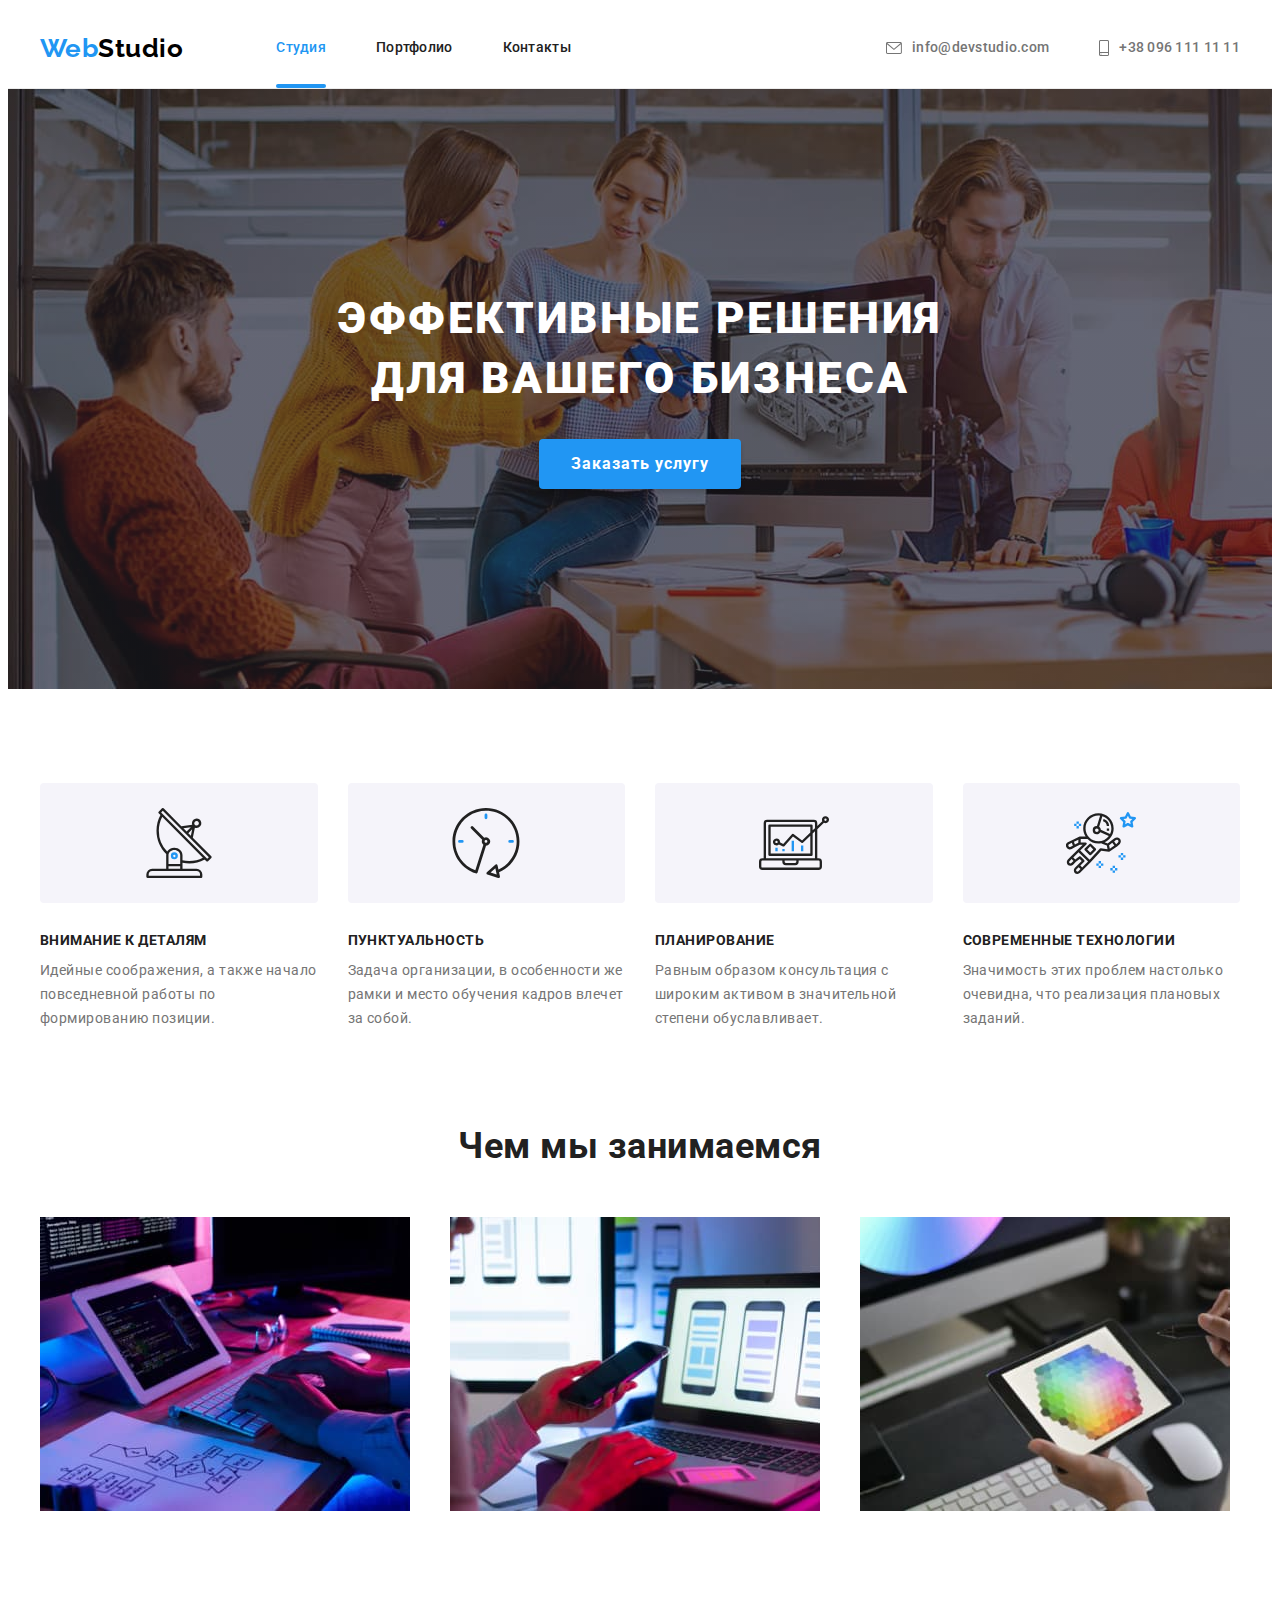
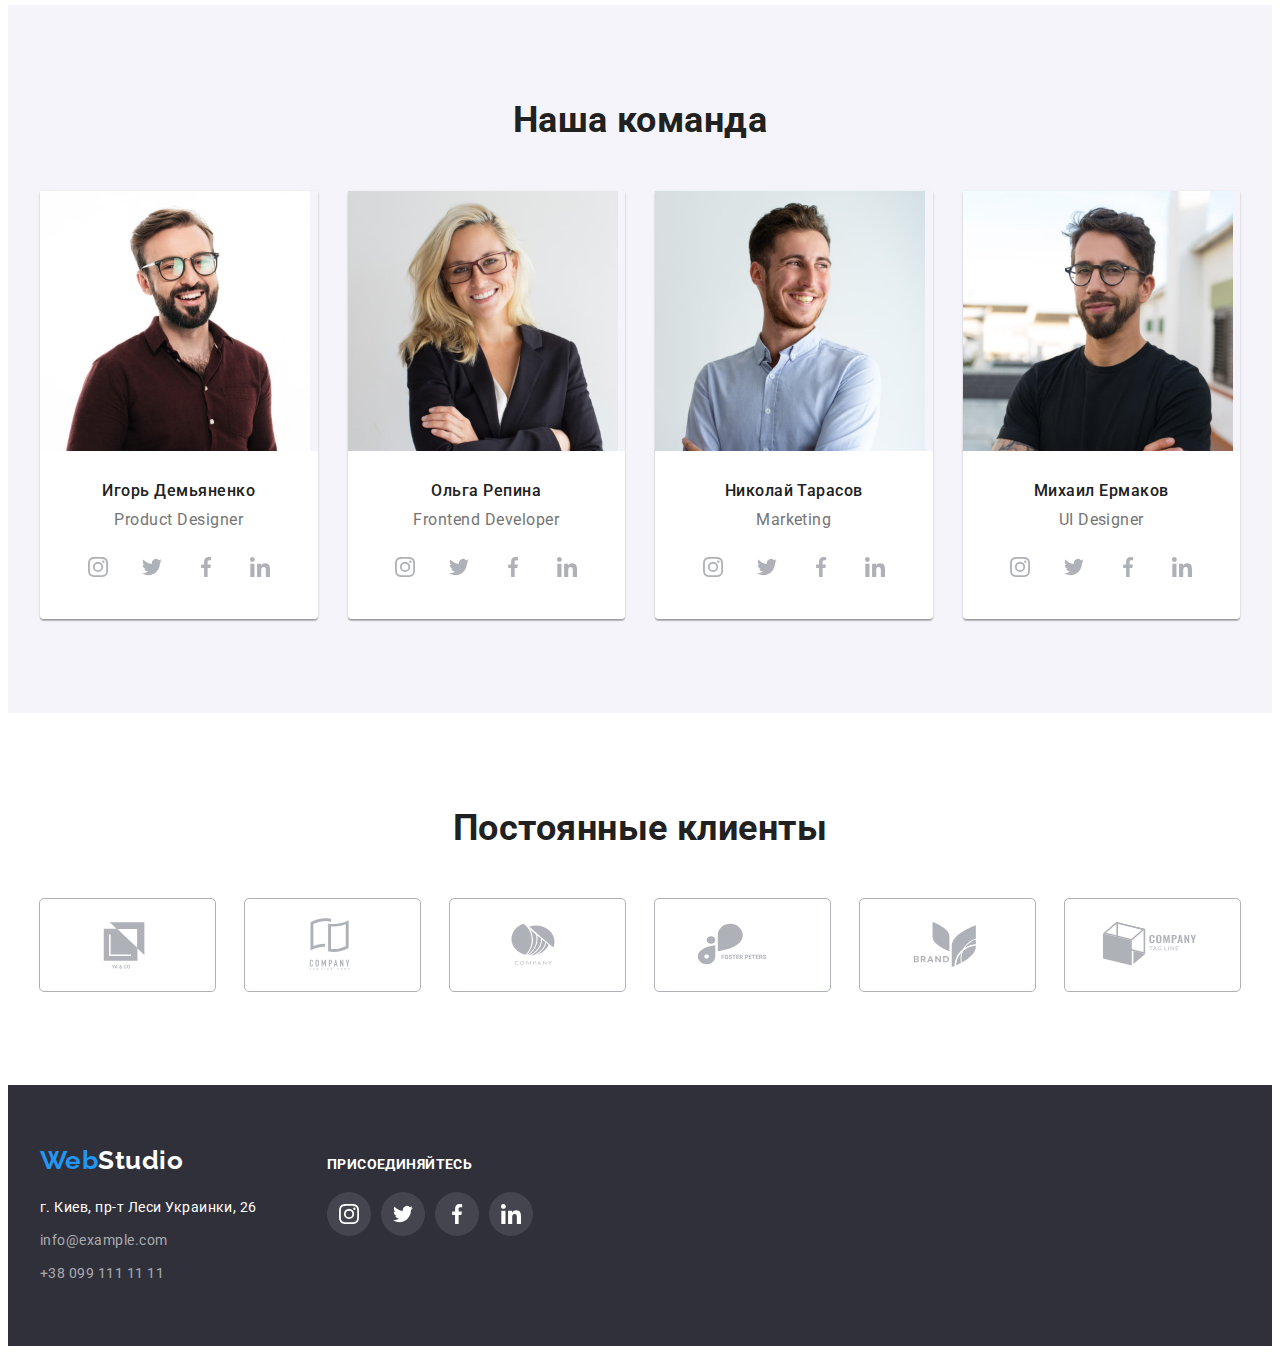
<file: index.html>
<!DOCTYPE html>
<html lang="ru">

<head>
    <meta charset="UTF-8">
    <meta http-equiv="X-UA-Compatible" content="IE=edge">
    <meta name="viewport" content="width=device-width, initial-scale=1.0">
    <link rel="preconnect" href="https://fonts.googleapis.com">
    <link rel="preconnect" href="https://fonts.gstatic.com" crossorigin>
    <link
        href="https://fonts.googleapis.com/css2?family=Raleway:wght@700&family=Roboto:wght@400;500;700;900&display=swap"
        rel="stylesheet">
    <link rel="stylesheet" href="https://cdnjs.cloudflare.com/ajax/libs/modern-normalize/1.1.0/modern-normalize.min.css"
        integrity="sha512-wpPYUAdjBVSE4KJnH1VR1HeZfpl1ub8YT/NKx4PuQ5NmX2tKuGu6U/JRp5y+Y8XG2tV+wKQpNHVUX03MfMFn9Q=="
        crossorigin="anonymous" referrerpolicy="no-referrer" />
    <link rel="stylesheet" href="./css/styles.css">
    <title>WebStudio</title>
</head>

<body>

    <!-- Шапка сайту -->
    <header class="main-header">
        <div class="container nav-header">
            <nav class="main-nav">
                <a href="./" lang="en" class="logo decoration margin-logo"><span class="accent">Web</span>Studio</a>
                <ul class="site-nav list">
                    <li class="item"><a href="./index.html" class="link current decoration">Студия</a></li>
                    <li class="item"><a href="./portfolio.html" class="link decoration">Портфолио</a></li>
                    <li class="item"><a href="" class="link decoration">Контакты</a></li>
                </ul>
            </nav>
            <ul class="contact-nav list">
                <li class="item">
                    <a href="mailto:info@devstudio.com" class="link decoration">
                        <svg width="16" height="12" class="contact-icon">
                            <use href="./images/icons.svg#envelope"></use>
                        </svg>
                        info@devstudio.com
                    </a>
                </li>
                <li class="item">
                    <a href="tel:+380961111111" class="link decoration">
                        <svg width="10" height="16" class="contact-icon">
                            <use href="./images/icons.svg#smartphone"></use>
                        </svg>
                        +38 096 111 11 11
                    </a>
                </li>
            </ul>
        </div>
    </header>

    <main>
        <!-- Герой -->
        <section class="hero">
            <div class="container">
                <h1 class="hero-title">Эффективные решения для вашего бизнеса</h1>
                <button type="button" class="btn primari" data-modal-open>Заказать услугу</button>
            </div>
        </section>

        <!-- Основна частина -->
        <section class="section no-padding">
            <div class="container">
                <h2 style="display: none;" class="section-title none">Преимущества</h2>
                <ul class="section-items list no-margin">
                    <li class="item block">
                        <div class="icon-thumb">
                            <svg width="70" height="70">
                                <use href="./images/icons.svg#antenna"></use>
                            </svg>
                        </div>
                        <h3 class="title">Внимание к деталям</h3>
                        <p class="text">Идейные соображения, а также начало повседневной работы по формированию позиции.
                        </p>
                    </li>
                    <li class="item block">
                        <div class="icon-thumb">
                            <svg width="70" height="70">
                                <use href="./images/icons.svg#clock"></use>
                            </svg>
                        </div>
                        <h3 class="title">Пунктуальность</h3>
                        <p class="text">Задача организации, в особенности же рамки и место обучения кадров влечет за
                            собой.
                        </p>
                    </li>
                    <li class="item block">
                        <div class="icon-thumb">
                            <svg width="70" height="70">
                                <use href="./images/icons.svg#diagram"></use>
                            </svg>
                        </div>
                        <h3 class="title">Планирование</h3>
                        <p class="text">Равным образом консультация с широким активом в значительной степени
                            обуславливает.
                        </p>
                    </li>
                    <li class="item block">
                        <div class="icon-thumb">
                            <svg width="70" height="70">
                                <use href="./images/icons.svg#astronaut"></use>
                            </svg>
                        </div>
                        <h3 class="title">Современные технологии</h3>
                        <p class="text">Значимость этих проблем настолько очевидна, что реализация плановых заданий.</p>
                    </li>
                </ul>
            </div>
        </section>
        <section class="section">
            <div class="container">
                <h2 class="section-title">Чем мы занимаемся</h2>
                <ul class="section-items list">
                    <li class="item"><a href=""><img src="./images/box-1.jpg" alt="Набирає команда" width="370"></a>
                    </li>
                    <li class="item"><a href=""><img src="./images/box-2.jpg" alt="Переглядає дизайн" width="370"></a>
                    </li>
                    <li class="item"><a href=""><img src="./images/box-3.jpg" alt="Розглядає палітру кольорів"
                                width="370"></a></li>
                </ul>
            </div>
        </section>

        <!-- Команда -->
        <section class="section bg-color">
            <div class="container">
                <h2 class="section-title">Наша команда</h2>
                <ul class="section-items list shadow">
                    <li class="item block">
                        <div class="card-thumb">
                            <img src="./images/img-1.jpg" alt="чоловік" width="270">
                        </div>
                        <div class="card-content">
                            <h3 class="name">Игорь Демьяненко</h3>
                            <p class="text desc">Product Designer</p>
                            <ul class="icon-social list">
                                <li class="item">
                                    <a href="https://www.instagram.com" target="_blank" rel="noopener noreferrer"
                                        class="social-link">
                                        <svg width="20" height="20" class="icon">
                                            <use href="./images/icons.svg#instagram"></use>
                                        </svg>
                                    </a>
                                </li>
                                <li class="item">
                                    <a href="https://twitter.com" target="_blank" rel="noopener noreferrer"
                                        class="social-link">
                                        <svg width="20" height="20" class="icon">
                                            <use href="./images/icons.svg#twitter"></use>
                                        </svg>
                                    </a>
                                </li>
                                <li class="item">
                                    <a href="https://facebook.com" target="_blank" rel="noopener noreferrer"
                                        class="social-link">
                                        <svg width="20" height="20" class="icon">
                                            <use href="./images/icons.svg#facebook"></use>
                                        </svg>
                                    </a>
                                </li>
                                <li class="item">
                                    <a href="https://www.linkedin.com" target="_blank" rel="noopener noreferrer"
                                        class="social-link">
                                        <svg width="20" height="20" class="icon">
                                            <use href="./images/icons.svg#linkedin"></use>
                                        </svg>
                                    </a>
                                </li>
                            </ul>
                        </div>
                    </li>
                    <li class="item block">
                        <div class="card-thumb">
                            <img src="./images/img-2.jpg" alt="жінка" width="270">
                        </div>
                        <div class="card-content">
                            <h3 class="name">Ольга Репина</h3>
                            <p class="text desc">Frontend Developer</p>
                            <ul class="icon-social list">
                                <li class="item">
                                    <a href="https://www.instagram.com" target="_blank" rel="noopener noreferrer"
                                        class="social-link">
                                        <svg width="20" height="20" class="icon">
                                            <use href="./images/icons.svg#instagram"></use>
                                        </svg>
                                    </a>
                                </li>
                                <li class="item">
                                    <a href="https://twitter.com" target="_blank" rel="noopener noreferrer"
                                        class="social-link">
                                        <svg width="20" height="20" class="icon">
                                            <use href="./images/icons.svg#twitter"></use>
                                        </svg>
                                    </a>
                                </li>
                                <li class="item">
                                    <a href="https://facebook.com" target="_blank" rel="noopener noreferrer"
                                        class="social-link">
                                        <svg width="20" height="20" class="icon">
                                            <use href="./images/icons.svg#facebook"></use>
                                        </svg>
                                    </a>
                                </li>
                                <li class="item">
                                    <a href="https://www.linkedin.com" target="_blank" rel="noopener noreferrer"
                                        class="social-link">
                                        <svg width="20" height="20" class="icon">
                                            <use href="./images/icons.svg#linkedin"></use>
                                        </svg>
                                    </a>
                                </li>
                            </ul>
                        </div>
                    </li>
                    <li class="item block">
                        <div class="card-thumb">
                            <img src="./images/img-3.jpg" alt="чоловік" width="270">
                        </div>
                        <div class="card-content">
                            <h3 class="name">Николай Тарасов</h3>
                            <p class="text desc">Marketing</p>
                            <ul class="icon-social list">
                                <li class="item">
                                    <a href="https://www.instagram.com" target="_blank" rel="noopener noreferrer"
                                        class="social-link">
                                        <svg width="20" height="20" class="icon">
                                            <use href="./images/icons.svg#instagram"></use>
                                        </svg>
                                    </a>
                                </li>
                                <li class="item">
                                    <a href="https://twitter.com" target="_blank" rel="noopener noreferrer"
                                        class="social-link">
                                        <svg width="20" height="20" class="icon">
                                            <use href="./images/icons.svg#twitter"></use>
                                        </svg>
                                    </a>
                                </li>
                                <li class="item">
                                    <a href="https://facebook.com" target="_blank" rel="noopener noreferrer"
                                        class="social-link">
                                        <svg width="20" height="20" class="icon">
                                            <use href="./images/icons.svg#facebook"></use>
                                        </svg>
                                    </a>
                                </li>
                                <li class="item">
                                    <a href="https://www.linkedin.com" target="_blank" rel="noopener noreferrer"
                                        class="social-link">
                                        <svg width="20" height="20" class="icon">
                                            <use href="./images/icons.svg#linkedin"></use>
                                        </svg>
                                    </a>
                                </li>
                            </ul>
                        </div>
                    </li>
                    <li class="item block">
                        <div class="card-thumb">
                            <img src="./images/img-4.jpg" alt="чоловік" width="270">
                        </div>
                        <div class="card-content">
                            <h3 class="name">Михаил Ермаков</h3>
                            <p class="text desc">UI Designer</p>
                            <ul class="icon-social list">
                                <li class="item">
                                    <a href="https://www.instagram.com" target="_blank" rel="noopener noreferrer"
                                        class="social-link">
                                        <svg width="20" height="20" class="icon">
                                            <use href="./images/icons.svg#instagram"></use>
                                        </svg>
                                    </a>
                                </li>
                                <li class="item">
                                    <a href="https://twitter.com" target="_blank" rel="noopener noreferrer"
                                        class="social-link">
                                        <svg width="20" height="20" class="icon">
                                            <use href="./images/icons.svg#twitter"></use>
                                        </svg>
                                    </a>
                                </li>
                                <li class="item">
                                    <a href="https://facebook.com" target="_blank" rel="noopener noreferrer"
                                        class="social-link">
                                        <svg width="20" height="20" class="icon">
                                            <use href="./images/icons.svg#facebook"></use>
                                        </svg>
                                    </a>
                                </li>
                                <li class="item">
                                    <a href="https://www.linkedin.com" target="_blank" rel="noopener noreferrer"
                                        class="social-link">
                                        <svg width="20" height="20" class="icon">
                                            <use href="./images/icons.svg#linkedin"></use>
                                        </svg>
                                    </a>
                                </li>
                            </ul>
                        </div>
                    </li>
                </ul>
            </div>
        </section>

        <!-- Клієнти -->
        <section class="section">
            <div class="container client">
                <h2 class="client-title">Постоянные клиенты</h2>
                <ul class="client-items list">
                    <li class="client-item">
                        <a href="" class="link">
                            <svg width="106" height="60" class="icon">
                                <use href="./images/icons.svg#company-1"></use>
                            </svg>
                        </a>
                    </li>
                    <li class="client-item">
                        <a href="" class="link">
                            <svg width="106" height="60" class="icon">
                                <use href="./images/icons.svg#company-2"></use>
                            </svg>
                        </a>
                    </li>
                    <li class="client-item">
                        <a href="" class="link">
                            <svg width="106" height="60" class="icon">
                                <use href="./images/icons.svg#company-3"></use>
                            </svg>
                        </a>
                    </li>
                    <li class="client-item">
                        <a href="" class="link">
                            <svg width="106" height="60" class="icon">
                                <use href="./images/icons.svg#company-4"></use>
                            </svg>
                        </a>
                    </li>
                    <li class="client-item">
                        <a href="" class="link">
                            <svg width="106" height="60" class="icon">
                                <use href="./images/icons.svg#company-5"></use>
                            </svg>
                        </a>
                    </li>
                    <li class="client-item">
                        <a href="" class="link">
                            <svg width="106" height="60" class="icon">
                                <use href="./images/icons.svg#company-6"></use>
                            </svg>
                        </a>
                    </li>
                </ul>
            </div>
        </section>
    </main>

    <!-- Підвал -->
    <footer>
        <div class="container primari-footer">

            <!-- Адрес -->
            <div class="container-address">
                <a href="./" lang="en" class="logo white decoration"><span class="accent">Web</span>Studio</a>
                <address class="address">
                    <ul class="address-items list">
                        <li class="item"><a href="https://goo.gl/maps/qfHzh91Hibz9nCDFA" target="_blank"
                                rel="noopener noreferrer" class=" link decoration physical">г. Киев, пр-т Леси Украинки,
                                26</a></li>
                        <li class="item"><a href="mailto:info@example.com" class="link decoration">info@example.com</a>
                        </li>
                        <li class="item"><a href="tel:+380991111111" class="link decoration">+38 099 111 11 11</a></li>
                    </ul>
                </address>
            </div>

            <!-- Приєднуйтесь -->
            <section class="social">
                <h3 class="social-title">присоединяйтесь</h3>
                <ul class="icon-social list">
                    <li class="item">
                        <a href="https://www.instagram.com" target="_blank" rel="noopener noreferrer"
                            class="social-link">
                            <svg width="20" height="20" class="icon">
                                <use href="./images/icons.svg#instagram"></use>
                            </svg>
                        </a>
                    </li>
                    <li class="item">
                        <a href="https://twitter.com" target="_blank" rel="noopener noreferrer" class="social-link">
                            <svg width="20" height="20" class="icon">
                                <use href="./images/icons.svg#twitter"></use>
                            </svg>
                        </a>
                    </li>
                    <li class="item">
                        <a href="https://facebook.com" target="_blank" rel="noopener noreferrer" class="social-link">
                            <svg width="20" height="20" class="icon">
                                <use href="./images/icons.svg#facebook"></use>
                            </svg>
                        </a>
                    </li>
                    <li class="item">
                        <a href="https://www.linkedin.com" target="_blank" rel="noopener noreferrer"
                            class="social-link">
                            <svg width="20" height="20" class="icon">
                                <use href="./images/icons.svg#linkedin"></use>
                            </svg>
                        </a>
                    </li>
                </ul>
            </section>
        </div>

    </footer>

    <!-- Модальне вікно -->
    <div class="backdrop is-hidden" data-modal>
        <div class="modal">
            <button type="button" class="btn-closed" data-modal-close>
                <svg width="18" height="18">
                    <use href="./images/icons.svg#close"></use>
                </svg>
            </button>
        </div>
    </div>

    <script src="./js/modal.js"></script>

</body>

</html>
</file>
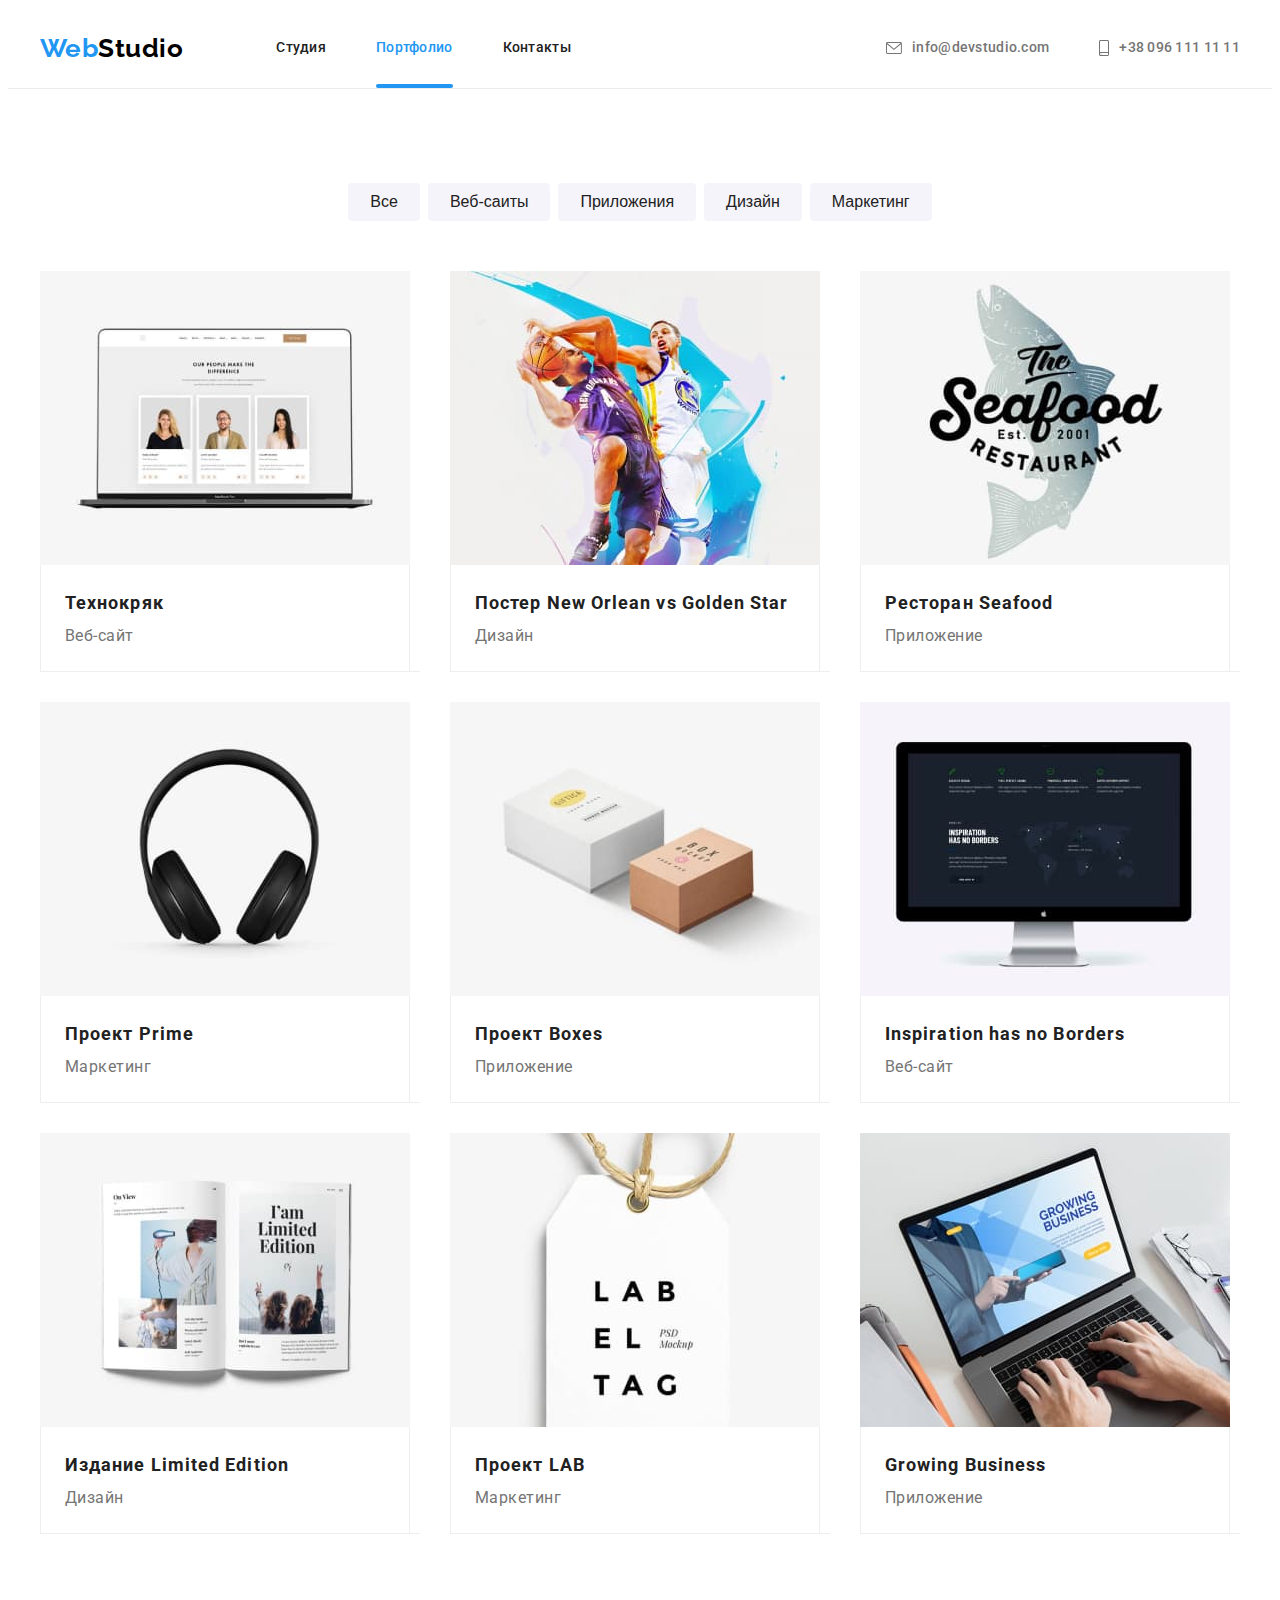
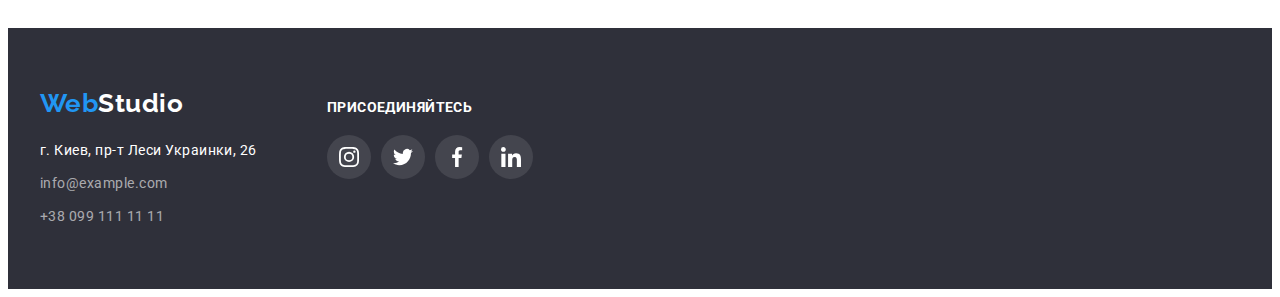
<file: portfolio.html>
<!DOCTYPE html>
<html lang="ru">

<head>
    <meta charset="UTF-8">
    <meta http-equiv="X-UA-Compatible" content="IE=edge">
    <meta name="viewport" content="width=device-width, initial-scale=1.0">
    <link rel="preconnect" href="https://fonts.googleapis.com">
    <link rel="preconnect" href="https://fonts.gstatic.com" crossorigin>
    <link
        href="https://fonts.googleapis.com/css2?family=Raleway:wght@700&family=Roboto:wght@400;500;700;900&display=swap"
        rel="stylesheet">
    <link rel="stylesheet" href="https://cdnjs.cloudflare.com/ajax/libs/modern-normalize/1.1.0/modern-normalize.min.css"
        integrity="sha512-wpPYUAdjBVSE4KJnH1VR1HeZfpl1ub8YT/NKx4PuQ5NmX2tKuGu6U/JRp5y+Y8XG2tV+wKQpNHVUX03MfMFn9Q=="
        crossorigin="anonymous" referrerpolicy="no-referrer" />
    <link rel="stylesheet" href="./css/styles.css">
    <title>WebStudio - Портфолио</title>
</head>

<body>

    <!-- Шапка сайту -->
    <header class="main-header">
        <div class="container nav-header">
            <nav class="main-nav">
                <a href="./" lang="en" class="logo decoration margin-logo"><span class="accent">Web</span>Studio</a>
                <ul class="site-nav list">
                    <li class="item"><a href="./index.html" class="link decoration">Студия</a></li>
                    <li class="item"><a href="./portfolio.html" class="link current decoration">Портфолио</a></li>
                    <li class="item"><a href="" class="link decoration">Контакты</a></li>
                </ul>
            </nav>
            <ul class="contact-nav list">
                <li class="item">
                    <a href="mailto:info@devstudio.com" class="link decoration">
                        <svg width="16" height="12" class="contact-icon">
                            <use href="./images/icons.svg#envelope"></use>
                        </svg>
                        info@devstudio.com
                    </a>
                </li>
                <li class="item">
                    <a href="tel:+380961111111" class="link decoration">
                        <svg width="10" height="16" class="contact-icon">
                            <use href="./images/icons.svg#smartphone"></use>
                        </svg>
                        +38 096 111 11 11
                    </a>
                </li>
            </ul>
        </div>
    </header>

    <!-- Портфоліо -->
    <main>
        <section class="section">
            <div class="container">
                <h1 style="display: none;">Приклади робіт</h1>

                <!-- Фільтр -->
                <ul class="list work-filter">
                    <li class="item"><button type="button" class="btn secondary">Все</button></li>
                    <li class="item"><button type="button" class="btn secondary">Веб-саиты</button></li>
                    <li class="item"><button type="button" class="btn secondary">Приложения</button></li>
                    <li class="item"><button type="button" class="btn secondary">Дизайн</button></li>
                    <li class="item"><button type="button" class="btn secondary">Маркетинг</button></li>
                </ul>

                <!-- Роботи -->
                <ul class="work list">
                    <li class="item">
                        <a href="" class="link decoration">
                            <div class="card-thumb">
                                <img src="./images/project-1.jpg" alt="Пример работы" width="370">
                                <div class="overlay">
                                    <p class="pre-text">
                                        Ресурс предлагает комплексные предложения с разным уровнем функционала и
                                        сервисов.
                                        Все это позволит посетителю
                                        получить
                                        исчерпывающие сведения <br>о компании или частном лице.
                                    </p>
                                </div>
                            </div>
                            <div class="card-content">
                                <h2 class="title">Технокряк</h2>
                                <p class="text">Веб-сайт</p>
                            </div>
                        </a>
                    </li>
                    <li class="item">
                        <a href="" class="link decoration">
                            <div class="card-thumb">
                                <img src="./images/project-2.jpg" alt="Пример работы" width="370">
                                <div class="overlay">
                                    <p class="pre-text">
                                        Ресурс предлагает комплексные предложения с разным уровнем функционала и
                                        сервисов.
                                        Все это позволит посетителю
                                        получить
                                        исчерпывающие сведения <br>о компании или частном лице.
                                    </p>
                                </div>
                            </div>
                            <div class="card-content">
                                <h2 class="title">Постер New Orlean vs Golden Star</h2>
                                <p class="text">Дизайн</p>
                            </div>
                        </a>
                    </li>
                    <li class="item">
                        <a href="" class="link decoration">
                            <div class="card-thumb">
                                <img src="./images/project-3.jpg" alt="Пример работы" width="370">
                                <div class="overlay">
                                    <p class="pre-text">
                                        Ресурс предлагает комплексные предложения с разным уровнем функционала и
                                        сервисов.
                                        Все это позволит посетителю
                                        получить
                                        исчерпывающие сведения <br>о компании или частном лице.
                                    </p>
                                </div>
                            </div>
                            <div class="card-content">
                                <h2 class="title">Ресторан Seafood</h2>
                                <p class="text">Приложение</p>
                            </div>
                        </a>
                    </li>
                    <li class="item">
                        <a href="" class="link decoration">
                            <div class="card-thumb">
                                <img src="./images/project-4.jpg" alt="Пример работы" width="370">
                                <div class="overlay">
                                    <p class="pre-text">
                                        Ресурс предлагает комплексные предложения с разным уровнем функционала и
                                        сервисов.
                                        Все это позволит посетителю
                                        получить
                                        исчерпывающие сведения <br>о компании или частном лице.
                                    </p>
                                </div>
                            </div>
                            <div class="card-content">
                                <h2 class="title">Проект Prime</h2>
                                <p class="text">Маркетинг</p>
                            </div>
                        </a>
                    </li>
                    <li class="item">
                        <a href="" class="link decoration">
                            <div class="card-thumb">
                                <img src="./images/project-5.jpg" alt="Пример работы" width="370">
                                <div class="overlay">
                                    <p class="pre-text">
                                        Ресурс предлагает комплексные предложения с разным уровнем функционала и
                                        сервисов.
                                        Все это позволит посетителю
                                        получить
                                        исчерпывающие сведения <br>о компании или частном лице.
                                    </p>
                                </div>
                            </div>
                            <div class="card-content">
                                <h2 class="title">Проект Boxes</h2>
                                <p class="text">Приложение</p>
                            </div>
                        </a>
                    </li>
                    <li class="item">
                        <a href="" class="link decoration">
                            <div class="card-thumb">
                                <img src="./images/project-6.jpg" alt="Пример работы" width="370">
                                <div class="overlay">
                                    <p class="pre-text">
                                        Ресурс предлагает комплексные предложения с разным уровнем функционала и
                                        сервисов.
                                        Все это позволит посетителю
                                        получить
                                        исчерпывающие сведения <br>о компании или частном лице.
                                    </p>
                                </div>
                            </div>
                            <div class="card-content">
                                <h2 class="title">Inspiration has no Borders</h2>
                                <p class="text">Веб-сайт</p>
                            </div>
                        </a>
                    </li>
                    <li class="item">
                        <a href="" class="link decoration">
                            <div class="card-thumb">
                                <img src="./images/project-7.jpg" alt="Пример работы" width="370">
                                <div class="overlay">
                                    <p class="pre-text">
                                        Ресурс предлагает комплексные предложения с разным уровнем функционала и
                                        сервисов.
                                        Все это позволит посетителю
                                        получить
                                        исчерпывающие сведения <br>о компании или частном лице.
                                    </p>
                                </div>
                            </div>
                            <div class="card-content">
                                <h2 class="title">Издание Limited Edition</h2>
                                <p class="text">Дизайн</p>
                            </div>
                        </a>
                    </li>
                    <li class="item">
                        <a href="" class="link decoration">
                            <div class="card-thumb">
                                <img src="./images/project-8.jpg" alt="Пример работы" width="370">
                                <div class="overlay">
                                    <p class="pre-text">
                                        Ресурс предлагает комплексные предложения с разным уровнем функционала и
                                        сервисов.
                                        Все это позволит посетителю
                                        получить
                                        исчерпывающие сведения <br>о компании или частном лице.
                                    </p>
                                </div>
                            </div>
                            <div class="card-content">
                                <h2 class="title">Проект LAB</h2>
                                <p class="text">Маркетинг</p>
                            </div>
                        </a>
                    </li>
                    <li class="item">
                        <a href="" class="link decoration">
                            <div class="card-thumb">
                                <img src="./images/project-9.jpg" alt="Пример работы" width="370">
                                <div class="overlay">
                                    <p class="pre-text">
                                        Ресурс предлагает комплексные предложения с разным уровнем функционала и
                                        сервисов.
                                        Все это позволит посетителю
                                        получить
                                        исчерпывающие сведения <br>о компании или частном лице.
                                    </p>
                                </div>
                            </div>
                            <div class="card-content">
                                <h2 class="title">Growing Business</h2>
                                <p class="text">Приложение</p>
                            </div>
                        </a>
                    </li>
                </ul>
            </div>
        </section>
    </main>

    <!-- Підвал -->
    <footer>
        <div class="container primari-footer">

            <!-- Адрес -->
            <div class="container-address">
                <a href="./" lang="en" class="logo white decoration"><span class="accent">Web</span>Studio</a>
                <address class="address">
                    <ul class="address-items list">
                        <li class="item"><a href="https://goo.gl/maps/qfHzh91Hibz9nCDFA" target="_blank"
                                rel="noopener noreferrer" class=" link decoration physical">г. Киев, пр-т Леси Украинки,
                                26</a></li>
                        <li class="item"><a href="mailto:info@example.com" class="link decoration">info@example.com</a>
                        </li>
                        <li class="item"><a href="tel:+380991111111" class="link decoration">+38 099 111 11 11</a></li>
                    </ul>
                </address>
            </div>

            <!-- Приєднуйтесь -->
            <section class="social">
                <h3 class="social-title">присоединяйтесь</h3>
                <ul class="icon-social list">
                    <li class="item">
                        <a href="https://www.instagram.com" target="_blank" rel="noopener noreferrer"
                            class="social-link">
                            <svg width="20" height="20" class="icon">
                                <use href="./images/icons.svg#instagram"></use>
                            </svg>
                        </a>
                    </li>
                    <li class="item">
                        <a href="https://twitter.com" target="_blank" rel="noopener noreferrer" class="social-link">
                            <svg width="20" height="20" class="icon">
                                <use href="./images/icons.svg#twitter"></use>
                            </svg>
                        </a>
                    </li>
                    <li class="item">
                        <a href="https://facebook.com" target="_blank" rel="noopener noreferrer" class="social-link">
                            <svg width="20" height="20" class="icon">
                                <use href="./images/icons.svg#facebook"></use>
                            </svg>
                        </a>
                    </li>
                    <li class="item">
                        <a href="https://www.linkedin.com" target="_blank" rel="noopener noreferrer"
                            class="social-link">
                            <svg width="20" height="20" class="icon">
                                <use href="./images/icons.svg#linkedin"></use>
                            </svg>
                        </a>
                    </li>
                </ul>
            </section>
        </div>

    </footer>

</body>

</html>
</file>
<file: css/styles.css>
:root {
  --primary-bg-color: #ffffff;
  --primary-text-color: #212121;
  --title-text-color: #757575;
  --accent-color: #2196f3;
  --footer-bg-color: #2f303a;
  --text-logo-color: #000000;
  --primary-btn-color: #f5f4fa;
  --primary-icon-color: #afb1b8;
  --card-shadow: 0px 1px 3px rgba(0, 0, 0, 0.12), 0px 1px 1px rgba(0, 0, 0, 0.14),
    0px 2px 1px rgba(0, 0, 0, 0.2);

  --work-shadow: 0px 1px 1px rgba(0, 0, 0, 0.12), 0px 4px 4px rgba(0, 0, 0, 0.06),
    1px 4px 6px rgba(0, 0, 0, 0.16);
  --card-set-gap: 30px;
  --section-padding: 94px;
  --border-work: 1px solid #eeeeee;
  --border-radius: 4px;
}

body {
  color: var(--primary-text-color);
  background-color: var(--primary-bg-color);

  font-family: Roboto, sans-serif;
  letter-spacing: 0.03em;
}

img {
  display: block;
  max-width: 100%;
  height: auto;
}

.container {
  margin-left: auto;
  margin-right: auto;
  width: 1200px;
  padding-left: 15px;
  padding-right: 15px;
}

.list {
  padding: 0;
  margin: 0;
  list-style: none;
}

.decoration {
  text-decoration: none;
}

.main-header {
  border-bottom: 1px solid #ececec;
}

.nav-header {
  display: flex;
  justify-content: space-between;
  align-items: center;
}

.main-nav {
  display: flex;
  align-items: center;
}

/* Логотип */

.logo {
  display: inline-block;

  color: var(--text-logo-color);
  font-family: Raleway, sans-serif;
  font-weight: 700;
  font-size: 26px;
  line-height: 1.19;
}

.logo > .accent {
  color: var(--accent-color);
}

.margin-logo {
  margin-right: 93px;
}

/* Навігація сайту */

.site-nav {
  display: flex;
}
.site-nav > .item {
  position: relative;
}

.site-nav > .item:not(:last-child) {
  margin-right: 50px;
}

.contact-nav .link,
.site-nav .link {
  padding-top: 32px;
  padding-bottom: 32px;
  font-weight: 500;
  font-size: 14px;
  line-height: 1.14;
  letter-spacing: 0.02em;
}

.site-nav .link {
  display: inline-block;
  color: var(--primary-text-color);

  transition: color 250ms cubic-bezier(0.4, 0, 0.2, 1);
}

.contact-nav .link {
  display: inline-flex;
  align-items: center;

  color: var(--title-text-color);

  transition: color 250ms cubic-bezier(0.4, 0, 0.2, 1);
}

.site-nav .link:hover,
.site-nav .link:focus,
.contact-nav .link:hover,
.contact-nav .link:focus {
  color: var(--accent-color);
}

.site-nav .link.current {
  color: var(--accent-color);
}

.site-nav .link.current::after {
  content: '';
  position: absolute;
  left: 0;
  bottom: 0;

  width: 100%;
  height: 4px;
  background-color: var(--accent-color);
  border-radius: 2px;
}

.contact-nav {
  display: flex;
}

.contact-nav > .item:not(:last-child) {
  margin-right: 50px;
}

.contact-icon {
  margin-right: 10px;
  fill: currentColor;
}

/* Герой */

.hero {
  display: flex;
  max-width: 1600px;
  height: 600px;
  margin-left: auto;
  margin-right: auto;
  align-items: center;

  background-color: #c4c4c4;
  background-image: linear-gradient(to right, rgba(47, 48, 58, 0.4), rgba(47, 48, 58, 0.4)),
    url(../images/hero.jpg);

  color: var(--primary-bg-color);
  text-align: center;
}

.hero-title {
  width: 700px;
  margin-top: 0;
  margin-bottom: var(--card-set-gap);
  margin-left: auto;
  margin-right: auto;

  font-weight: 900;
  font-size: 44px;
  line-height: 1.36;
  letter-spacing: 0.06em;
  text-transform: uppercase;
}

/* Секції */

.section {
  padding-top: var(--section-padding);
  padding-bottom: var(--section-padding);
}

.section.no-padding {
  padding-top: var(--section-padding);
  padding-bottom: 0;
}

.section.bg-color {
  background-color: var(--primary-btn-color);
}

.section-items.no-margin {
  margin-top: 0;
  margin-bottom: 0;
}

.section-items {
  display: flex;
  flex-wrap: wrap;
  margin-top: calc(-1 * var(--card-set-gap));
  margin-left: calc(-1 * var(--card-set-gap));
}

.section-items > .item {
  flex-basis: calc(100% / 3 - var(--card-set-gap));
  margin-top: var(--card-set-gap);
  margin-left: var(--card-set-gap);
}

.section-items > .item.block {
  flex-basis: calc(100% / 4 - var(--card-set-gap));
}

.section-items.no-margin > .item.block {
  margin-top: 0;
}

.icon-thumb {
  display: flex;
  height: 120px;
  margin-bottom: var(--card-set-gap);
  justify-content: center;
  align-items: center;

  background-color: var(--primary-btn-color);
  border-radius: 4px;
}

.section-title {
  margin-top: 0;
  margin-bottom: 50px;

  font-weight: 700;
  font-size: 36px;
  line-height: 1.17;
  text-align: center;
}

.section-items .title {
  margin-top: 0;
  margin-bottom: 10px;

  font-weight: 700;
  font-size: 14px;
  line-height: 1.14;
  text-transform: uppercase;
}

.section-items .text {
  margin-top: 0;
  margin-bottom: 0;

  color: var(--title-text-color);
  font-size: 14px;
  line-height: 1.71;
}

/* Команда */

.section-items.shadow .item.block {
  box-shadow: var(--card-shadow);
  border-bottom-left-radius: var(--border-radius);
  border-bottom-right-radius: var(--border-radius);
}

.card-content {
  padding-top: var(--card-set-gap);
  padding-bottom: var(--card-set-gap);
  background-color: var(--primary-bg-color);
}

.section-items .card-content {
  text-align: center;
  border-bottom-left-radius: var(--border-radius);
  border-bottom-right-radius: var(--border-radius);
}

.section-items .name {
  margin-top: 0;
  margin-bottom: 10px;

  font-weight: 500;
  font-size: 16px;
  line-height: 1.19;
}

.section-items .text.desc {
  margin-bottom: 16px;
  font-size: 16px;
  line-height: 1.19;
}

/* Соціальні мережі */

.icon-social {
  display: flex;
  margin-left: auto;
  margin-right: auto;
  justify-content: center;
}

.icon-social > .item:not(:last-child) {
  margin-right: 10px;
}

.social-link {
  display: flex;
  width: 44px;
  height: 44px;
  justify-content: center;
  align-items: center;

  border-radius: 50%;
}

.card-content .social-link {
  color: var(--primary-icon-color);

  transition: background-color 250ms cubic-bezier(0.4, 0, 0.2, 1),
    color 250ms cubic-bezier(0.4, 0, 0.2, 1);
}

.card-content .social-link:hover,
.card-content .social-link:focus {
  background-color: var(--accent-color);
  color: var(--primary-bg-color);
}

.social-link .icon {
  fill: currentColor;
}

/* Клієнти */

.client {
  text-align: center;
}

.client-title {
  margin-top: 0;
  margin-bottom: 50px;
  padding: 0;

  font-weight: 700;
  font-size: 36px;
  line-height: 42px;
}

.client-item > .link {
  display: flex;
  padding: 16px 32px;

  color: var(--primary-icon-color);
  outline: 1px solid var(--primary-icon-color);
  border-radius: 4px;

  transition: color 250ms cubic-bezier(0.4, 0, 0.2, 1), outline 250ms cubic-bezier(0.4, 0, 0.2, 1);
}

.client-item > .link:hover,
.client-item > .link:focus {
  color: var(--accent-color);
  outline: 1px solid var(--accent-color);
}

.client-items {
  display: flex;
  flex-wrap: wrap;
  margin-top: calc(-1 * var(--card-set-gap));
  margin-left: calc(-1 * var(--card-set-gap));
}

.client-items > .client-item {
  flex-basis: calc(100% / 6 - var(--card-set-gap));
  margin-top: var(--card-set-gap);
  margin-left: var(--card-set-gap);
}

.client-item .icon {
  fill: currentColor;
}

/* Підвал */

footer {
  display: flex;
  padding-top: 60px;
  padding-bottom: 60px;
  background-color: var(--footer-bg-color);
}

.primari-footer {
  display: flex;
  align-items: baseline;
}

.container-address {
  margin-right: 70px;
}

.logo.white {
  margin-bottom: 20px;
}

.logo.white,
.address-items .link.physical {
  color: var(--primary-bg-color);
}

.address {
  font-style: inherit;
}
.address-items > .item:not(:last-child) {
  margin-bottom: 9px;
}

.address-items .link {
  display: inline-block;

  color: rgba(255, 255, 255, 0.6);
  font-size: 14px;
  line-height: 1.71;

  transition: color 250ms cubic-bezier(0.4, 0, 0.2, 1);
}

.address-items .link:hover,
.address-items .link:focus {
  color: var(--accent-color);
}

/* Приєднайтесь */

.social-title {
  margin-top: 0;
  margin-bottom: 20px;
  font-weight: 700;
  font-size: 14px;
  line-height: 16px;
  letter-spacing: 0.03em;
  text-transform: uppercase;

  color: var(--primary-bg-color);
}

.social .social-link {
  background: rgba(255, 255, 255, 0.1);
  color: var(--primary-bg-color);

  transition: background-color 250ms cubic-bezier(0.4, 0, 0.2, 1);
}

.social .social-link:hover,
.social .social-link:focus {
  background-color: var(--accent-color);
}

/* Кнопка */
.btn {
  cursor: pointer;
  border: none;
  border-radius: 4px;
}

.btn.primari {
  padding: 10px 32px;

  font-family: inherit;
  font-weight: 700;
  font-size: 16px;
  line-height: 1.88;
  letter-spacing: 0.06em;

  color: var(--primary-bg-color);
  background-color: var(--accent-color);
  box-shadow: 0px 4px 4px rgba(0, 0, 0, 0.15);

  transition: background-color 250ms cubic-bezier(0.4, 0, 0.2, 1);
}

.btn.primari:hover,
.btn.primari:focus {
  background-color: #188ce8;
}

/* Фільтер */

.section .work-filter {
  display: flex;
  justify-content: center;
  margin-bottom: 50px;
  margin-left: auto;
  margin-right: auto;
}

.work-filter > .item:not(:last-child) {
  margin-right: 8px;
}

.work-filter .btn.secondary {
  padding: 6px 22px;
  font-weight: 500;
  font-size: 16px;
  line-height: 1.62;

  background-color: var(--primary-btn-color);
  color: var(--primary-text-color);

  transition: background-color 250ms cubic-bezier(0.4, 0, 0.2, 1),
    color 250ms cubic-bezier(0.4, 0, 0.2, 1), box-shadow 250ms cubic-bezier(0.4, 0, 0.2, 1);
}

.work-filter .btn.secondary:hover,
.work-filter .btn.secondary:focus {
  background-color: var(--accent-color);
  color: var(--primary-bg-color);
  box-shadow: 0px 3px 1px rgba(0, 0, 0, 0.1), 0px 1px 2px rgba(0, 0, 0, 0.08),
    0px 2px 2px rgba(0, 0, 0, 0.12);
}

/* Роботи */

.work {
  display: flex;
  flex-wrap: wrap;

  margin-top: calc(-1 * var(--card-set-gap));
  margin-left: calc(-1 * var(--card-set-gap));
}

.work .card-thumb {
  position: relative;
  overflow: hidden;
}

.overlay {
  position: absolute;
  top: 0;
  left: 0;
  width: 100%;
  height: 100%;

  padding: 63px 24px;
  background-color: rgba(33, 150, 243, 0.9);

  transform: translateY(101%);
  transition: transform 250ms cubic-bezier(0.4, 0, 0.2, 1);
}

.work .link:hover .overlay,
.work .link:focus .overlay {
  transform: translateY(0);
}

.card-thumb .pre-text {
  margin: 0;
  font-size: 18px;
  line-height: 1.56;

  color: var(--primary-bg-color);
}

.work .card-content {
  padding: 20px 24px;
  border-left: var(--border-work);
  border-right: var(--border-work);
}

.work > .item {
  flex-basis: calc(100% / 3 - var(--card-set-gap));
  margin-top: var(--card-set-gap);
  margin-left: var(--card-set-gap);

  border-bottom: var(--border-work);
}

.work .link.decoration {
  display: inline-block;

  transition: box-shadow 250ms cubic-bezier(0.4, 0, 0.2, 1);
}

.work .link.decoration:hover,
.work .link.decoration:focus {
  box-shadow: var(--work-shadow);
}

.link .title {
  margin-top: 0;
  margin-bottom: 0;
  font-weight: 700;
  font-size: 18px;
  line-height: 2;
  letter-spacing: 0.06em;

  color: var(--primary-text-color);
}

.link .text {
  margin-top: 0;
  margin-bottom: 0;
  font-size: 16px;
  line-height: 1.88;

  color: var(--title-text-color);
}

/* Модальне вікно */

.backdrop {
  position: fixed;
  top: 0;
  left: 0;
  width: 100%;
  height: 100%;

  background-color: rgba(0, 0, 0, 0.2);
  opacity: 1;

  transition: opacity 250ms cubic-bezier(0.4, 0, 0.2, 1);
}

.backdrop.is-hidden {
  opacity: 0;
  pointer-events: none;
}

.backdrop.is-hidden .modal {
  transform: translate(-50%, -50%) scale(0.4, 0.1);
  opacity: 0;
}

.modal {
  position: absolute;
  top: 50%;
  left: 50%;
  min-width: 528px;
  min-height: 581px;

  background-color: var(--primary-bg-color);
  box-shadow: var(--card-shadow);
  border-radius: var(--border-radius);

  transform: translate(-50%, -50%) scale(1, 1);
  opacity: 1;
  transition: transform 250ms cubic-bezier(0.4, 0, 0.2, 1),
    opacity 250ms cubic-bezier(0.4, 0, 0.2, 1);
}

.btn-closed {
  position: absolute;
  display: inline-flex;
  top: 8px;
  right: 8px;

  width: 30px;
  height: 30px;
  padding: 6px;

  cursor: pointer;
  background-color: var(--primary-bg-color);
  border: 1px solid rgba(0, 0, 0, 0.1);
  border-radius: 50%;
}
</file>
